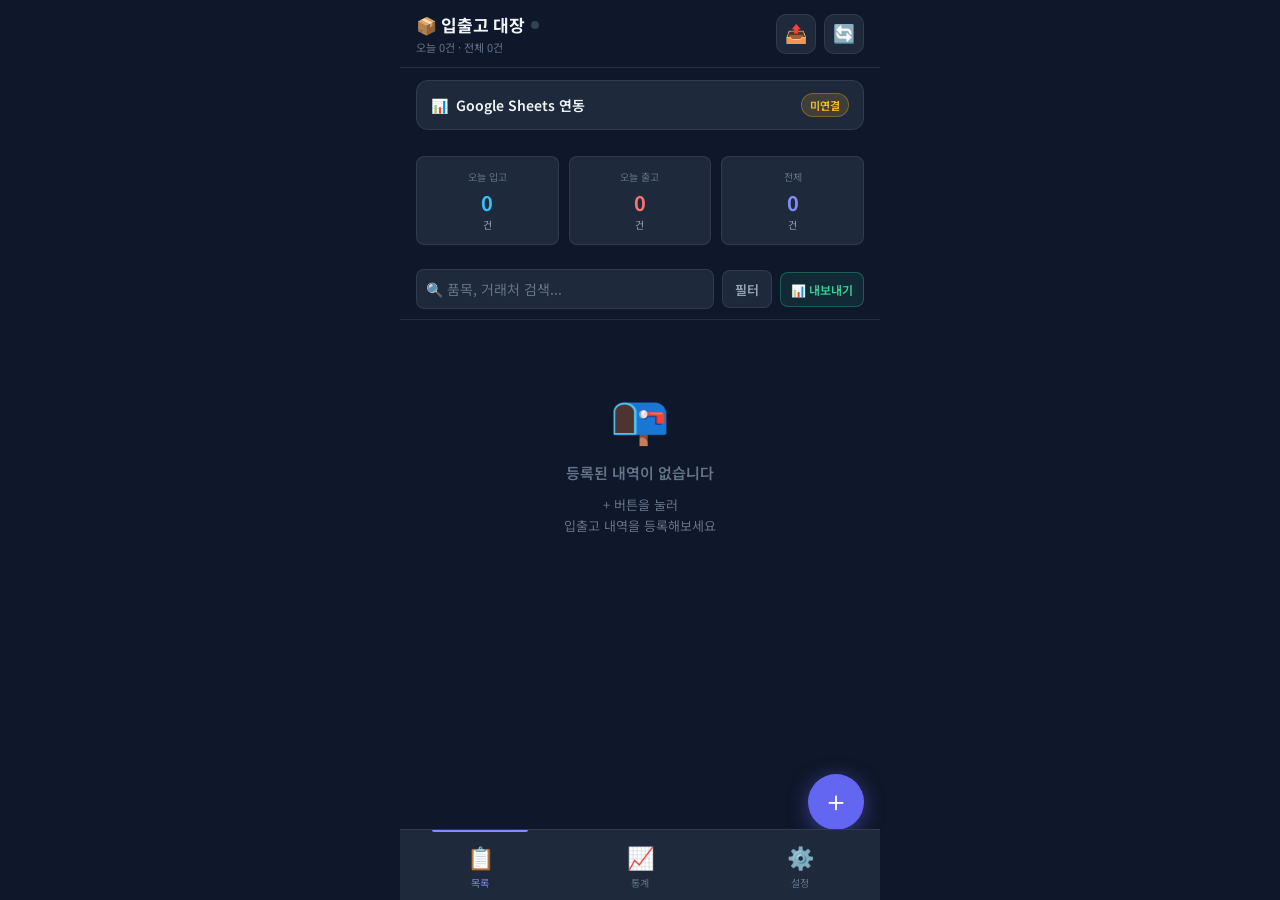
<file: index.html>
<!DOCTYPE html>
<html lang="ko">
<head>
<meta charset="UTF-8">
<meta name="viewport" content="width=device-width, initial-scale=1.0, maximum-scale=1.0, user-scalable=no">
<meta name="theme-color" content="#0F172A">
<meta name="apple-mobile-web-app-capable" content="yes">
<meta name="apple-mobile-web-app-status-bar-style" content="black-translucent">
<title>입출고 대장 v2</title>
<style>
  @import url('https://fonts.googleapis.com/css2?family=Noto+Sans+KR:wght@400;500;600;700&display=swap');
  :root {
    --bg:#0F172A;--bg2:#1E293B;--bg3:#334155;
    --surface:#1E293B;--surface2:#263248;
    --border:rgba(148,163,184,0.15);--border2:rgba(148,163,184,0.25);
    --text:#F1F5F9;--text2:#94A3B8;--text3:#64748B;
    --in-color:#38BDF8;--in-bg:rgba(56,189,248,0.1);--in-border:rgba(56,189,248,0.3);
    --out-color:#F87171;--out-bg:rgba(248,113,113,0.1);--out-border:rgba(248,113,113,0.3);
    --accent:#6366F1;--accent2:#818CF8;--success:#34D399;--warning:#FBBF24;--danger:#F87171;
    --radius:12px;--radius-sm:8px;
  }
  *{box-sizing:border-box;margin:0;padding:0;-webkit-tap-highlight-color:transparent}
  body{font-family:'Noto Sans KR',sans-serif;background:var(--bg);color:var(--text);min-height:100vh;max-width:480px;margin:0 auto;overflow-x:hidden}

  /* 헤더 */
  .app-header{position:sticky;top:0;z-index:100;background:var(--bg);border-bottom:1px solid var(--border);padding:12px 16px;display:flex;align-items:center;justify-content:space-between}
  .header-left{}
  .header-title{font-size:17px;font-weight:700;letter-spacing:-0.3px;display:flex;align-items:center;gap:6px}
  .sync-dot{width:8px;height:8px;border-radius:50%;background:var(--bg3);flex-shrink:0;transition:background 0.3s}
  .sync-dot.synced{background:var(--success)}
  .sync-dot.syncing{background:var(--warning);animation:pulse 1s infinite}
  .sync-dot.error{background:var(--danger)}
  @keyframes pulse{0%,100%{opacity:1}50%{opacity:0.3}}
  .header-sub{font-size:11px;color:var(--text3);margin-top:2px}
  .header-actions{display:flex;gap:8px}
  .icon-btn{width:40px;height:40px;border-radius:10px;border:1px solid var(--border);background:var(--surface);color:var(--text);display:flex;align-items:center;justify-content:center;cursor:pointer;font-size:18px;transition:background 0.15s}
  .icon-btn:active{background:var(--bg3)}

  /* 탭 */
  .tab-bar{position:fixed;bottom:0;left:50%;transform:translateX(-50%);width:100%;max-width:480px;background:var(--bg2);border-top:1px solid var(--border);display:grid;grid-template-columns:1fr 1fr 1fr;z-index:100;padding-bottom:env(safe-area-inset-bottom)}
  .tab-item{display:flex;flex-direction:column;align-items:center;justify-content:center;padding:10px 0;cursor:pointer;color:var(--text3);font-size:10px;gap:3px;transition:color 0.15s;position:relative}
  .tab-item.active{color:var(--accent2)}
  .tab-item.active::before{content:'';position:absolute;top:0;left:20%;right:20%;height:2px;background:var(--accent2);border-radius:0 0 2px 2px}
  .tab-icon{font-size:22px}

  /* 메인 */
  .main-content{padding:0 0 80px 0}
  .screen{display:none}
  .screen.active{display:block}

  /* 요약 */
  .summary-strip{display:grid;grid-template-columns:1fr 1fr 1fr;gap:10px;padding:14px 16px}
  .sum-card{background:var(--surface);border-radius:var(--radius-sm);border:1px solid var(--border);padding:12px 10px;text-align:center}
  .sum-card .label{font-size:10px;color:var(--text3);margin-bottom:4px}
  .sum-card .value{font-size:20px;font-weight:700}
  .sum-card .unit{font-size:10px;color:var(--text2)}
  .sum-in .value{color:var(--in-color)}
  .sum-out .value{color:var(--out-color)}
  .sum-total .value{color:var(--accent2)}

  /* 검색 바 */
  .search-bar{padding:10px 16px;display:flex;gap:8px;align-items:center;border-bottom:1px solid var(--border)}
  .search-input-wrap{flex:1;position:relative;display:flex;align-items:center}
  .search-icon{position:absolute;left:10px;font-size:14px;color:var(--text3);pointer-events:none}
  .search-input{background:var(--surface);border:1px solid var(--border);border-radius:8px;padding:9px 10px 9px 30px;font-family:inherit;font-size:14px;color:var(--text);width:100%}
  .search-input:focus{outline:none;border-color:var(--accent)}
  .search-input::placeholder{color:var(--text3)}
  .filter-btn{height:38px;padding:0 12px;background:var(--surface);border:1px solid var(--border);border-radius:8px;color:var(--text2);font-family:inherit;font-size:13px;font-weight:600;cursor:pointer;white-space:nowrap}
  .filter-btn.active{background:var(--accent);color:white;border-color:var(--accent)}
  .export-btn{display:flex;align-items:center;gap:4px;background:rgba(52,211,153,0.1);border:1px solid rgba(52,211,153,0.3);border-radius:8px;padding:8px 10px;font-family:inherit;font-size:12px;font-weight:600;color:var(--success);cursor:pointer;white-space:nowrap}

  /* 날짜 그룹 */
  .date-label{font-size:11px;font-weight:600;color:var(--text3);padding:8px 16px 4px;letter-spacing:0.5px;text-transform:uppercase}

  /* 거래 행 */
  .tx-item{display:flex;align-items:center;padding:12px 16px;gap:12px;border-bottom:1px solid var(--border);background:var(--bg);cursor:pointer;position:relative;overflow:hidden;transition:background 0.1s;min-height:64px}
  .tx-item:active{background:var(--surface)}
  .tx-badge{width:36px;height:36px;border-radius:10px;display:flex;align-items:center;justify-content:center;font-size:12px;font-weight:700;flex-shrink:0;letter-spacing:0.5px}
  .tx-badge.in{background:var(--in-bg);color:var(--in-color);border:1px solid var(--in-border)}
  .tx-badge.out{background:var(--out-bg);color:var(--out-color);border:1px solid var(--out-border)}
  .tx-info{flex:1;min-width:0}
  .tx-name{font-size:15px;font-weight:600;white-space:nowrap;overflow:hidden;text-overflow:ellipsis}
  .tx-meta{font-size:12px;color:var(--text3);margin-top:2px;display:flex;align-items:center;gap:4px}
  .tx-sync-icon{font-size:10px}
  .tx-amount{text-align:right;flex-shrink:0}
  .tx-qty{font-size:17px;font-weight:700}
  .tx-qty.in{color:var(--in-color)}
  .tx-qty.out{color:var(--out-color)}
  .tx-unit{font-size:11px;color:var(--text3);margin-top:1px}
  .tx-actions{position:absolute;right:0;top:0;bottom:0;display:flex;transform:translateX(100%);transition:transform 0.2s ease}
  .tx-item.swiped .tx-actions{transform:translateX(0)}
  .tx-action-btn{width:64px;display:flex;align-items:center;justify-content:center;font-size:13px;font-weight:600;cursor:pointer;flex-direction:column;gap:3px}
  .tx-action-btn .btn-icon{font-size:20px}
  .tx-edit{background:var(--accent);color:white}
  .tx-delete{background:var(--out-color);color:white}

  /* FAB */
  .fab{position:fixed;bottom:calc(70px + env(safe-area-inset-bottom));right:max(16px, calc(50% - 240px + 16px));width:56px;height:56px;border-radius:50%;background:var(--accent);color:white;border:none;font-size:28px;cursor:pointer;box-shadow:0 4px 20px rgba(99,102,241,0.5);display:flex;align-items:center;justify-content:center;z-index:99;transition:transform 0.1s}
  .fab:active{transform:scale(0.93)}

  /* 모달 */
  .modal-overlay{position:fixed;inset:0;background:rgba(0,0,0,0.7);z-index:200;display:none;align-items:flex-end;justify-content:center}
  .modal-overlay.open{display:flex}
  .modal-sheet{background:var(--bg2);border-radius:20px 20px 0 0;width:100%;max-width:480px;max-height:92vh;overflow-y:auto;padding-bottom:env(safe-area-inset-bottom);animation:slideUp 0.25s ease}
  @keyframes slideUp{from{transform:translateY(100%)}to{transform:translateY(0)}}
  .modal-handle{width:36px;height:4px;background:var(--border2);border-radius:2px;margin:12px auto 0}
  .modal-header{display:flex;align-items:center;justify-content:space-between;padding:16px 20px 12px;border-bottom:1px solid var(--border)}
  .modal-title{font-size:17px;font-weight:700}
  .modal-close{width:32px;height:32px;border-radius:8px;background:var(--bg3);border:none;color:var(--text);font-size:18px;cursor:pointer;display:flex;align-items:center;justify-content:center}

  /* 폼 */
  .form-body{padding:16px 20px;display:flex;flex-direction:column;gap:16px}
  .field-group{display:flex;flex-direction:column;gap:6px}
  .field-label{font-size:12px;font-weight:600;color:var(--text2);letter-spacing:0.3px}
  .field-required{color:var(--out-color);margin-left:2px}
  .type-toggle{display:grid;grid-template-columns:1fr 1fr;background:var(--bg3);border-radius:var(--radius-sm);padding:3px;gap:3px}
  .toggle-btn{padding:10px;border-radius:7px;border:none;font-family:inherit;font-size:15px;font-weight:600;cursor:pointer;transition:all 0.15s;background:transparent;color:var(--text3)}
  .toggle-btn.active-in{background:var(--in-bg);color:var(--in-color);border:1px solid var(--in-border)}
  .toggle-btn.active-out{background:var(--out-bg);color:var(--out-color);border:1px solid var(--out-border)}
  .field-input{background:var(--surface);border:1px solid var(--border);border-radius:var(--radius-sm);padding:12px 14px;font-family:inherit;font-size:15px;color:var(--text);width:100%;transition:border-color 0.15s;-webkit-appearance:none}
  .field-input:focus{outline:none;border-color:var(--accent)}
  .field-input::placeholder{color:var(--text3)}
  textarea.field-input{resize:none;min-height:72px;line-height:1.5}
  .input-row{display:grid;grid-template-columns:2fr 1fr;gap:8px}
  .autocomplete-wrap{position:relative}
  .autocomplete-list{position:absolute;top:100%;left:0;right:0;background:var(--surface2);border:1px solid var(--border2);border-radius:var(--radius-sm);z-index:10;max-height:160px;overflow-y:auto;display:none}
  .autocomplete-list.open{display:block}
  .autocomplete-item{padding:10px 14px;font-size:14px;cursor:pointer;border-bottom:1px solid var(--border)}
  .autocomplete-item:last-child{border-bottom:none}
  .autocomplete-item:active{background:var(--bg3)}
  .btn-submit{background:var(--accent);color:white;border:none;border-radius:var(--radius);padding:15px;font-family:inherit;font-size:16px;font-weight:700;cursor:pointer;width:100%;margin-top:4px;transition:opacity 0.15s,transform 0.1s;letter-spacing:-0.2px}
  .btn-submit:active{opacity:0.85;transform:scale(0.99)}
  .btn-submit:disabled{opacity:0.5;cursor:not-allowed}

  /* Sheets 설정 섹션 */
  .sheets-setup{margin:12px 16px;background:var(--surface);border:1px solid var(--border);border-radius:var(--radius);overflow:hidden}
  .sheets-setup-header{padding:12px 14px;display:flex;align-items:center;justify-content:space-between;cursor:pointer}
  .sheets-setup-title{font-size:14px;font-weight:600;display:flex;align-items:center;gap:8px}
  .sheets-status-badge{font-size:11px;font-weight:600;padding:3px 8px;border-radius:20px}
  .sheets-status-badge.connected{background:rgba(52,211,153,0.15);color:var(--success);border:1px solid rgba(52,211,153,0.3)}
  .sheets-status-badge.disconnected{background:rgba(251,191,36,0.15);color:var(--warning);border:1px solid rgba(251,191,36,0.3)}
  .sheets-setup-body{padding:0 14px 14px;display:flex;flex-direction:column;gap:10px;border-top:1px solid var(--border)}
  .sheets-hint{font-size:12px;color:var(--text3);line-height:1.6;padding:8px 0}
  .sheets-input-label{font-size:11px;font-weight:600;color:var(--text2);margin-bottom:4px}
  .btn-secondary{background:transparent;border:1px solid var(--border2);border-radius:var(--radius-sm);padding:10px;font-family:inherit;font-size:14px;font-weight:600;color:var(--text2);cursor:pointer;width:100%;transition:all 0.15s}
  .btn-secondary:active{background:var(--bg3)}
  .btn-success{background:rgba(52,211,153,0.15);border:1px solid rgba(52,211,153,0.3);border-radius:var(--radius-sm);padding:10px;font-family:inherit;font-size:14px;font-weight:600;color:var(--success);cursor:pointer;width:100%}

  /* 동기화 상태 바 */
  .sync-bar{padding:8px 16px;display:flex;align-items:center;justify-content:space-between;background:rgba(99,102,241,0.05);border-bottom:1px solid var(--border)}
  .sync-info{font-size:12px;color:var(--text3);display:flex;align-items:center;gap:6px}
  .sync-now-btn{font-size:12px;font-weight:600;color:var(--accent2);background:none;border:none;cursor:pointer;font-family:inherit;padding:4px 8px;border-radius:6px}
  .sync-now-btn:active{background:var(--surface)}

  /* 오프라인 배너 */
  .offline-banner{display:none;background:rgba(251,191,36,0.1);border-bottom:1px solid rgba(251,191,36,0.25);padding:8px 16px;font-size:12px;color:var(--warning);text-align:center;align-items:center;justify-content:center;gap:6px}
  .offline-banner.show{display:flex}

  /* 임시저장 배지 */
  .draft-badge{display:none;background:rgba(251,191,36,0.1);border:1px solid rgba(251,191,36,0.25);border-radius:6px;padding:8px 14px;margin:10px 16px;font-size:12px;color:var(--warning);align-items:center;justify-content:space-between}
  .draft-badge.show{display:flex}
  .draft-restore{font-size:12px;font-weight:700;color:var(--warning);cursor:pointer}

  /* 미동기 배지 */
  .unsync-badge{display:none;background:rgba(99,102,241,0.1);border:1px solid rgba(99,102,241,0.25);border-radius:6px;padding:8px 14px;margin:4px 16px 10px;font-size:12px;color:var(--accent2);align-items:center;justify-content:space-between}
  .unsync-badge.show{display:flex}
  .unsync-push{font-size:12px;font-weight:700;color:var(--accent2);cursor:pointer}

  /* 통계 */
  .stats-section{padding:16px}
  .stats-title{font-size:13px;font-weight:600;color:var(--text2);margin-bottom:10px}
  .chart-bar-wrap{display:flex;flex-direction:column;gap:8px}
  .chart-row{display:flex;align-items:center;gap:8px}
  .chart-label{font-size:12px;color:var(--text2);width:72px;flex-shrink:0;text-align:right}
  .chart-track{flex:1;background:var(--bg3);border-radius:4px;height:22px;overflow:hidden}
  .chart-fill{height:100%;border-radius:4px;display:flex;align-items:center;padding:0 8px}
  .chart-fill.in{background:var(--in-bg);border:1px solid var(--in-border)}
  .chart-fill.out{background:var(--out-bg);border:1px solid var(--out-border)}
  .chart-val{font-size:11px;font-weight:700}
  .chart-val.in{color:var(--in-color)}
  .chart-val.out{color:var(--out-color)}

  /* 설정 */
  .settings-list{padding:0 16px 16px}
  .settings-group-label{font-size:11px;font-weight:700;color:var(--text3);letter-spacing:0.8px;text-transform:uppercase;padding:16px 0 8px}
  .settings-item{display:flex;align-items:center;justify-content:space-between;padding:14px 0;border-bottom:1px solid var(--border);cursor:pointer}
  .settings-item:last-child{border-bottom:none}
  .settings-item-left{display:flex;align-items:center;gap:12px}
  .settings-icon{font-size:20px;width:28px;text-align:center}
  .settings-label{font-size:15px}
  .settings-value{font-size:13px;color:var(--text3)}
  .settings-value.ok{color:var(--success)}

  /* 필터 */
  .filter-chips{display:flex;flex-wrap:wrap;gap:8px}
  .chip{padding:8px 14px;border-radius:20px;background:var(--surface);border:1px solid var(--border);font-size:13px;font-weight:600;color:var(--text2);cursor:pointer}
  .chip.active{background:var(--accent);color:white;border-color:var(--accent)}

  /* 빈 상태 */
  .empty-state{display:flex;flex-direction:column;align-items:center;justify-content:center;padding:60px 20px;gap:12px;color:var(--text3)}
  .empty-icon{font-size:48px}
  .empty-text{font-size:15px;font-weight:600}
  .empty-sub{font-size:13px;text-align:center;line-height:1.6}

  /* 토스트 */
  .toast{position:fixed;bottom:calc(80px + env(safe-area-inset-bottom));left:50%;transform:translateX(-50%) translateY(20px);background:var(--bg3);border:1px solid var(--border2);border-radius:10px;padding:10px 20px;font-size:13px;font-weight:600;white-space:nowrap;opacity:0;transition:all 0.25s ease;z-index:300;pointer-events:none;max-width:90vw;text-align:center}
  .toast.show{opacity:1;transform:translateX(-50%) translateY(0)}

  /* 로딩 스피너 */
  .spinner{display:inline-block;width:16px;height:16px;border:2px solid var(--border2);border-top-color:var(--accent2);border-radius:50%;animation:spin 0.7s linear infinite;vertical-align:middle}
  @keyframes spin{to{transform:rotate(360deg)}}

  /* 설정 가이드 모달 */
  .guide-step{display:flex;gap:12px;padding:10px 0;border-bottom:1px solid var(--border)}
  .guide-step:last-child{border-bottom:none}
  .guide-num{width:24px;height:24px;border-radius:50%;background:var(--accent);color:white;font-size:12px;font-weight:700;display:flex;align-items:center;justify-content:center;flex-shrink:0;margin-top:1px}
  .guide-text{font-size:13px;color:var(--text2);line-height:1.6}
  .guide-code{background:var(--bg3);border-radius:4px;padding:2px 6px;font-size:12px;font-family:monospace;color:var(--accent2)}
</style>
</head>
<body>

<div class="offline-banner" id="offlineBanner">⚡ 오프라인 — 데이터는 기기에 임시저장됩니다</div>

<!-- 헤더 -->
<div class="app-header">
  <div class="header-left">
    <div class="header-title">
      📦 입출고 대장
      <div class="sync-dot" id="syncDot" title="동기화 상태"></div>
    </div>
    <div class="header-sub" id="headerSub">오늘 0건 · 전체 0건</div>
  </div>
  <div class="header-actions">
    <button class="icon-btn" onclick="exportCSV()" title="CSV 내보내기">📤</button>
    <button class="icon-btn" onclick="manualSync()" title="Sheets 동기화">🔄</button>
  </div>
</div>

<!-- 메인 -->
<div class="main-content">

  <!-- ── 목록 화면 ── -->
  <div class="screen active" id="screen-list">

    <!-- Sheets 연동 설정 패널 -->
    <div class="sheets-setup" id="sheetsSetup">
      <div class="sheets-setup-header" onclick="toggleSheetsPanel()">
        <div class="sheets-setup-title">
          <span>📊</span>
          <span>Google Sheets 연동</span>
        </div>
        <span class="sheets-status-badge disconnected" id="sheetsBadge">미연결</span>
      </div>
      <div class="sheets-setup-body" id="sheetsPanelBody" style="display:none">
        <div class="sheets-hint">
          Apps Script 웹 앱 URL을 입력하면 저장 즉시 Google Sheets에 자동 기록됩니다.<br>
          <span style="color:var(--accent2);cursor:pointer;text-decoration:underline" onclick="openGuide()">📖 설정 방법 보기</span>
        </div>
        <div>
          <div class="sheets-input-label">Apps Script 웹 앱 URL</div>
          <input class="field-input" type="url" id="scriptUrl" placeholder="https://script.google.com/macros/s/..." style="font-size:13px">
        </div>
        <div>
          <div class="sheets-input-label">시트명 (기본값: 입출고대장)</div>
          <input class="field-input" type="text" id="sheetName" placeholder="입출고대장" value="입출고대장" style="font-size:13px">
        </div>
        <button class="btn-success" onclick="saveScriptUrl()">✅ 연결 저장</button>
        <button class="btn-secondary" onclick="testConnection()">🔌 연결 테스트</button>
      </div>
    </div>

    <!-- 동기화 상태 바 -->
    <div class="sync-bar" id="syncBar" style="display:none">
      <div class="sync-info" id="syncInfo">
        <span id="syncStatusText">Sheets 연결됨</span>
      </div>
      <button class="sync-now-btn" onclick="manualSync()">지금 동기화 ↑</button>
    </div>

    <!-- 요약 -->
    <div class="summary-strip">
      <div class="sum-card sum-in"><div class="label">오늘 입고</div><div class="value" id="sumIn">0</div><div class="unit">건</div></div>
      <div class="sum-card sum-out"><div class="label">오늘 출고</div><div class="value" id="sumOut">0</div><div class="unit">건</div></div>
      <div class="sum-card sum-total"><div class="label">전체</div><div class="value" id="sumTotal">0</div><div class="unit">건</div></div>
    </div>

    <!-- 검색 -->
    <div class="search-bar">
      <div class="search-input-wrap">
        <span class="search-icon">🔍</span>
        <input class="search-input" id="searchInput" type="text" placeholder="품목, 거래처 검색..." oninput="filterList()">
      </div>
      <button class="filter-btn" id="filterBtn" onclick="openFilterModal()">필터</button>
      <button class="export-btn" onclick="exportCSV()">📊 내보내기</button>
    </div>

    <!-- 임시저장 배지 -->
    <div class="draft-badge" id="draftBadge">
      <span>⏳ 저장되지 않은 임시 데이터</span>
      <span class="draft-restore" onclick="restoreDraft()">복원</span>
    </div>

    <!-- 미동기 배지 -->
    <div class="unsync-badge" id="unsyncBadge">
      <span id="unsyncText">📤 동기화 대기 항목이 있습니다</span>
      <span class="unsync-push" onclick="manualSync()">Sheets에 전송 ↑</span>
    </div>

    <!-- 목록 -->
    <div id="txList"></div>
  </div>

  <!-- ── 통계 화면 ── -->
  <div class="screen" id="screen-stats">
    <div class="stats-section">
      <div class="stats-title">이번 달 품목별 현황</div>
      <div class="chart-bar-wrap" id="statsChart"></div>
    </div>
    <div class="stats-section">
      <div class="stats-title">주간 입출고 추이 (최근 7일)</div>
      <div class="chart-bar-wrap" id="weekChart"></div>
    </div>
  </div>

  <!-- ── 설정 화면 ── -->
  <div class="screen" id="screen-settings">
    <div class="settings-list">
      <div class="settings-group-label">담당자</div>
      <div class="settings-item" onclick="editUser()">
        <div class="settings-item-left"><span class="settings-icon">👤</span><span class="settings-label">담당자명</span></div>
        <div class="settings-value" id="settingUserName">설정 안됨</div>
      </div>
      <div class="settings-group-label">Google Sheets 연동</div>
      <div class="settings-item" onclick="switchTab('list');setTimeout(()=>{ document.getElementById('sheetsPanelBody').style.display='flex'; },100)">
        <div class="settings-item-left"><span class="settings-icon">📊</span><span class="settings-label">Apps Script URL</span></div>
        <div class="settings-value" id="settingSheets">미설정</div>
      </div>
      <div class="settings-item" onclick="testConnection()">
        <div class="settings-item-left"><span class="settings-icon">🔌</span><span class="settings-label">연결 테스트</span></div>
        <div class="settings-value" id="settingConnStatus">—</div>
      </div>
      <div class="settings-item" onclick="openGuide()">
        <div class="settings-item-left"><span class="settings-icon">📖</span><span class="settings-label">설정 가이드 보기</span></div>
        <div class="settings-value">›</div>
      </div>
      <div class="settings-group-label">데이터</div>
      <div class="settings-item" onclick="pushAllToSheets()">
        <div class="settings-item-left"><span class="settings-icon">☁️</span><span class="settings-label">전체 데이터 Sheets 전송</span></div>
        <div class="settings-value">›</div>
      </div>
      <div class="settings-item" onclick="loadSampleData()">
        <div class="settings-item-left"><span class="settings-icon">🎲</span><span class="settings-label">샘플 데이터 불러오기</span></div>
        <div class="settings-value">›</div>
      </div>
      <div class="settings-item" onclick="clearAllData()">
        <div class="settings-item-left"><span class="settings-icon">🗑️</span><span class="settings-label">전체 데이터 초기화</span></div>
        <div class="settings-value">›</div>
      </div>
      <div class="settings-group-label">앱 정보</div>
      <div class="settings-item">
        <div class="settings-item-left"><span class="settings-icon">ℹ️</span><span class="settings-label">버전</span></div>
        <div class="settings-value">v2.0 (Sheets 연동)</div>
      </div>
    </div>
  </div>

</div>

<!-- FAB -->
<button class="fab" id="fab" onclick="openForm()">＋</button>

<!-- 탭 -->
<div class="tab-bar">
  <div class="tab-item active" id="tab-list" onclick="switchTab('list')"><span class="tab-icon">📋</span><span>목록</span></div>
  <div class="tab-item" id="tab-stats" onclick="switchTab('stats')"><span class="tab-icon">📈</span><span>통계</span></div>
  <div class="tab-item" id="tab-settings" onclick="switchTab('settings')"><span class="tab-icon">⚙️</span><span>설정</span></div>
</div>

<!-- ── 폼 모달 ── -->
<div class="modal-overlay" id="formModal">
  <div class="modal-sheet">
    <div class="modal-handle"></div>
    <div class="modal-header">
      <div class="modal-title" id="formTitle">새 입출고 등록</div>
      <button class="modal-close" onclick="closeForm()">✕</button>
    </div>
    <div class="form-body">
      <div class="field-group">
        <div class="field-label">구분 <span class="field-required">*</span></div>
        <div class="type-toggle">
          <button class="toggle-btn active-in" id="btnIn" onclick="setType('in')">📥 입고</button>
          <button class="toggle-btn" id="btnOut" onclick="setType('out')">📤 출고</button>
        </div>
      </div>
      <div class="field-group">
        <div class="field-label">날짜/시간 <span class="field-required">*</span></div>
        <input class="field-input" type="datetime-local" id="fDate">
      </div>
      <div class="field-group">
        <div class="field-label">품목명 <span class="field-required">*</span></div>
        <div class="autocomplete-wrap">
          <input class="field-input" type="text" id="fItem" placeholder="품목명 입력..." autocomplete="off" oninput="handleItemInput()" onblur="hideAuto()" onfocus="handleItemInput()">
          <div class="autocomplete-list" id="autoList"></div>
        </div>
      </div>
      <div class="field-group">
        <div class="field-label">수량 / 단위 <span class="field-required">*</span></div>
        <div class="input-row">
          <input class="field-input" type="number" id="fQty" placeholder="0" inputmode="numeric" min="0">
          <select class="field-input" id="fUnit">
            <option>개</option><option>EA</option><option>BOX</option>
            <option>kg</option><option>L</option><option>m</option>
            <option>SET</option><option>PCS</option>
          </select>
        </div>
      </div>
      <div class="field-group">
        <div class="field-label">거래처명</div>
        <div class="autocomplete-wrap">
          <input class="field-input" type="text" id="fVendor" placeholder="거래처명 입력..." autocomplete="off" oninput="handleVendorInput()" onblur="hideVendorAuto()" onfocus="handleVendorInput()">
          <div class="autocomplete-list" id="vendorAutoList"></div>
        </div>
      </div>
      <div class="field-group">
        <div class="field-label">담당자</div>
        <input class="field-input" type="text" id="fManager" placeholder="담당자명">
      </div>
      <div class="field-group">
        <div class="field-label">비고</div>
        <textarea class="field-input" id="fNote" placeholder="선택 입력..." rows="3"></textarea>
      </div>
      <button class="btn-submit" id="submitBtn" onclick="submitForm()">💾 저장 및 Sheets 전송</button>
    </div>
  </div>
</div>

<!-- ── 필터 모달 ── -->
<div class="modal-overlay" id="filterModal">
  <div class="modal-sheet">
    <div class="modal-handle"></div>
    <div class="modal-header">
      <div class="modal-title">필터</div>
      <button class="modal-close" onclick="closeFilterModal()">✕</button>
    </div>
    <div class="form-body">
      <div class="field-group">
        <div class="field-label">구분</div>
        <div class="filter-chips" id="typeChips">
          <div class="chip active" onclick="setTypeFilter('all',this)">전체</div>
          <div class="chip" onclick="setTypeFilter('in',this)">📥 입고</div>
          <div class="chip" onclick="setTypeFilter('out',this)">📤 출고</div>
        </div>
      </div>
      <div class="field-group">
        <div class="field-label">날짜 범위</div>
        <div class="input-row">
          <input class="field-input" type="date" id="filterDateFrom">
          <input class="field-input" type="date" id="filterDateTo">
        </div>
      </div>
      <button class="btn-submit" onclick="applyFilter()">필터 적용</button>
    </div>
  </div>
</div>

<!-- ── 설정 가이드 모달 ── -->
<div class="modal-overlay" id="guideModal">
  <div class="modal-sheet">
    <div class="modal-handle"></div>
    <div class="modal-header">
      <div class="modal-title">📖 Google Sheets 설정 가이드</div>
      <button class="modal-close" onclick="closeGuide()">✕</button>
    </div>
    <div class="form-body">
      <div style="font-size:13px;color:var(--text2);line-height:1.7;margin-bottom:4px">
        아래 순서대로 따라하면 5분 안에 연동됩니다.
      </div>

      <div class="guide-step">
        <div class="guide-num">1</div>
        <div class="guide-text"><b style="color:var(--text)">Google Sheets</b> 를 새로 만들고, 첫 번째 시트 이름을 <span class="guide-code">입출고대장</span> 으로 변경합니다.</div>
      </div>
      <div class="guide-step">
        <div class="guide-num">2</div>
        <div class="guide-text">1행에 헤더를 입력합니다:<br>
          <span class="guide-code">ID</span> <span class="guide-code">날짜</span> <span class="guide-code">구분</span> <span class="guide-code">품목</span> <span class="guide-code">수량</span> <span class="guide-code">단위</span> <span class="guide-code">거래처</span> <span class="guide-code">담당자</span> <span class="guide-code">비고</span>
        </div>
      </div>
      <div class="guide-step">
        <div class="guide-num">3</div>
        <div class="guide-text">상단 메뉴 <b style="color:var(--text)">확장 프로그램 → Apps Script</b> 를 클릭합니다.</div>
      </div>
      <div class="guide-step">
        <div class="guide-num">4</div>
        <div class="guide-text">아래 코드를 붙여넣고 저장(💾)합니다.<br>
          <button class="btn-secondary" style="margin-top:8px" onclick="copyScriptCode()">📋 Apps Script 코드 복사</button>
        </div>
      </div>
      <div class="guide-step">
        <div class="guide-num">5</div>
        <div class="guide-text"><b style="color:var(--text)">배포 → 새 배포</b> → 유형: <span class="guide-code">웹 앱</span> → 액세스: <span class="guide-code">모든 사용자</span> → 배포</div>
      </div>
      <div class="guide-step">
        <div class="guide-num">6</div>
        <div class="guide-text">생성된 <b style="color:var(--text)">웹 앱 URL</b> 을 복사해서 이 앱의 Sheets 연동 URL 칸에 붙여넣고 저장합니다.</div>
      </div>
      <div class="guide-step">
        <div class="guide-num">7</div>
        <div class="guide-text"><b style="color:var(--text)">연결 테스트</b> 버튼으로 확인 후 완료!</div>
      </div>

      <button class="btn-submit" onclick="closeGuide()">확인</button>
    </div>
  </div>
</div>

<!-- 토스트 -->
<div class="toast" id="toast"></div>

<script>
// ═══════════════════════════
//  APPS SCRIPT 코드 (복사용)
// ═══════════════════════════
const APPS_SCRIPT_CODE = `function doPost(e) {
  try {
    var data = JSON.parse(e.postData.contents);
    var ss = SpreadsheetApp.getActiveSpreadsheet();
    var sheetName = data.sheetName || '입출고대장';
    var sheet = ss.getSheetByName(sheetName);
    if (!sheet) sheet = ss.insertSheet(sheetName);
    
    if (data.action === 'append') {
      sheet.appendRow([
        data.id, data.date, data.type === 'in' ? '입고' : '출고',
        data.item, data.qty, data.unit,
        data.vendor || '', data.manager || '', data.note || ''
      ]);
      return ContentService.createTextOutput(JSON.stringify({status:'ok'}))
        .setMimeType(ContentService.MimeType.JSON);
    }
    
    if (data.action === 'appendBatch') {
      data.rows.forEach(function(r) {
        sheet.appendRow([
          r.id, r.date, r.type === 'in' ? '입고' : '출고',
          r.item, r.qty, r.unit,
          r.vendor || '', r.manager || '', r.note || ''
        ]);
      });
      return ContentService.createTextOutput(JSON.stringify({status:'ok', count: data.rows.length}))
        .setMimeType(ContentService.MimeType.JSON);
    }
    
    if (data.action === 'delete') {
      var values = sheet.getDataRange().getValues();
      for (var i = values.length - 1; i >= 1; i--) {
        if (String(values[i][0]) === String(data.id)) {
          sheet.deleteRow(i + 1);
          break;
        }
      }
      return ContentService.createTextOutput(JSON.stringify({status:'ok'}))
        .setMimeType(ContentService.MimeType.JSON);
    }
    
    if (data.action === 'ping') {
      return ContentService.createTextOutput(JSON.stringify({status:'ok', message:'연결 성공!'}))
        .setMimeType(ContentService.MimeType.JSON);
    }
    
  } catch(err) {
    return ContentService.createTextOutput(JSON.stringify({status:'error', message: err.toString()}))
      .setMimeType(ContentService.MimeType.JSON);
  }
}

function doGet(e) {
  return ContentService.createTextOutput(JSON.stringify({status:'ok', message:'입출고대장 API 정상'}))
    .setMimeType(ContentService.MimeType.JSON);
}`;

// ═══════════════════════════
//  STATE
// ═══════════════════════════
let transactions = JSON.parse(localStorage.getItem('txData_v2') || '[]');
let pendingSync = JSON.parse(localStorage.getItem('pendingSync') || '[]'); // 미동기 항목 ID
let draftData = JSON.parse(localStorage.getItem('txDraft') || 'null');
let editingId = null;
let currentType = 'in';
let filterType = 'all';
let filterFrom = '';
let filterTo = '';
let isSyncing = false;

const ITEM_HINTS = ['SUS304 파이프','AL6061 판재','볼트M10','너트M10','오링','씰링 테이프','드릴비트 10mm','PVC 호스','용접 와이어','절삭유'];
const VENDOR_HINTS = ['삼성물산','현대스틸','LG화학','포스코','두산중공업','한화케미칼','SK머티리얼즈'];

// ═══════════════════════════
//  SHEETS CONFIG
// ═══════════════════════════
function getScriptUrl() { return localStorage.getItem('scriptUrl') || ''; }
function getSheetName() { return localStorage.getItem('sheetName') || '입출고대장'; }
function isConnected() { return !!getScriptUrl(); }

function saveScriptUrl() {
  const url = document.getElementById('scriptUrl').value.trim();
  const name = document.getElementById('sheetName').value.trim() || '입출고대장';
  if (!url) { showToast('⚠️ URL을 입력해주세요'); return; }
  localStorage.setItem('scriptUrl', url);
  localStorage.setItem('sheetName', name);
  updateSheetsUI();
  showToast('✅ 저장 완료 — 연결 테스트를 해보세요');
}

function toggleSheetsPanel() {
  const body = document.getElementById('sheetsPanelBody');
  body.style.display = body.style.display === 'none' ? 'flex' : 'none';
  body.style.flexDirection = 'column';
  if (body.style.display !== 'none') {
    document.getElementById('scriptUrl').value = getScriptUrl();
    document.getElementById('sheetName').value = getSheetName();
  }
}

function updateSheetsUI() {
  const connected = isConnected();
  const badge = document.getElementById('sheetsBadge');
  badge.textContent = connected ? '연결됨' : '미연결';
  badge.className = 'sheets-status-badge ' + (connected ? 'connected' : 'disconnected');
  document.getElementById('syncBar').style.display = connected ? 'flex' : 'none';
  document.getElementById('settingSheets').textContent = connected ? '설정됨 ✓' : '미설정';
  document.getElementById('settingSheets').style.color = connected ? 'var(--success)' : '';
  setSyncDot(connected ? 'synced' : 'off');
  updateUnsyncBadge();
}

function setSyncDot(state) {
  const dot = document.getElementById('syncDot');
  dot.className = 'sync-dot ' + (state === 'off' ? '' : state);
}

// ═══════════════════════════
//  SHEETS API
// ═══════════════════════════
async function postToSheets(payload) {
  const url = getScriptUrl();
  if (!url) return { status: 'error', message: 'URL 미설정' };
  try {
    const res = await fetch(url, {
      method: 'POST',
      headers: { 'Content-Type': 'text/plain' },
      body: JSON.stringify({ ...payload, sheetName: getSheetName() })
    });
    return await res.json();
  } catch (e) {
    return { status: 'error', message: e.message };
  }
}

async function testConnection() {
  if (!isConnected()) { showToast('⚠️ 먼저 URL을 저장해주세요'); return; }
  showToast('🔌 연결 테스트 중...');
  setSyncDot('syncing');
  const r = await postToSheets({ action: 'ping' });
  if (r.status === 'ok') {
    showToast('✅ ' + (r.message || '연결 성공!'));
    setSyncDot('synced');
    document.getElementById('settingConnStatus').textContent = '연결됨 ✓';
    document.getElementById('settingConnStatus').style.color = 'var(--success)';
  } else {
    showToast('❌ 연결 실패: ' + r.message);
    setSyncDot('error');
    document.getElementById('settingConnStatus').textContent = '오류';
    document.getElementById('settingConnStatus').style.color = 'var(--danger)';
  }
}

async function syncRow(tx) {
  return postToSheets({ action: 'append', ...tx });
}

async function manualSync() {
  if (!isConnected()) { showToast('⚠️ Sheets URL을 먼저 설정해주세요'); return; }
  if (isSyncing) return;
  const pending = transactions.filter(tx => pendingSync.includes(tx.id));
  if (!pending.length) { showToast('✅ 동기화할 항목이 없습니다'); return; }
  isSyncing = true;
  setSyncDot('syncing');
  document.getElementById('syncStatusText').innerHTML = '<span class="spinner"></span> 동기화 중...';
  const r = await postToSheets({ action: 'appendBatch', rows: pending });
  isSyncing = false;
  if (r.status === 'ok') {
    pendingSync = pendingSync.filter(id => !pending.find(tx => tx.id === id));
    savePending();
    setSyncDot('synced');
    document.getElementById('syncStatusText').textContent = `마지막 동기화: ${new Date().toLocaleTimeString('ko-KR')}`;
    updateUnsyncBadge();
    showToast(`✅ ${r.count || pending.length}건 Sheets 전송 완료`);
  } else {
    setSyncDot('error');
    showToast('❌ 동기화 실패: ' + r.message);
  }
}

async function pushAllToSheets() {
  if (!isConnected()) { showToast('⚠️ Sheets URL을 먼저 설정해주세요'); return; }
  if (!transactions.length) { showToast('전송할 데이터가 없습니다'); return; }
  if (!confirm(`전체 ${transactions.length}건을 Sheets에 전송하시겠습니까?`)) return;
  isSyncing = true;
  setSyncDot('syncing');
  showToast(`☁️ ${transactions.length}건 전송 중...`);
  const r = await postToSheets({ action: 'appendBatch', rows: transactions });
  isSyncing = false;
  if (r.status === 'ok') {
    pendingSync = [];
    savePending();
    setSyncDot('synced');
    updateUnsyncBadge();
    showToast(`✅ 전체 ${transactions.length}건 전송 완료`);
  } else {
    setSyncDot('error');
    showToast('❌ 전송 실패: ' + r.message);
  }
}

function updateUnsyncBadge() {
  const badge = document.getElementById('unsyncBadge');
  const n = pendingSync.length;
  if (n > 0 && isConnected()) {
    badge.classList.add('show');
    document.getElementById('unsyncText').textContent = `📤 미전송 ${n}건 — Sheets에 보내기`;
  } else {
    badge.classList.remove('show');
  }
}

// ═══════════════════════════
//  INIT
// ═══════════════════════════
function init() {
  const userName = localStorage.getItem('userName') || '';
  if (userName) {
    document.getElementById('fManager').value = userName;
    document.getElementById('settingUserName').textContent = userName;
  }
  setNowDate();
  if (draftData) document.getElementById('draftBadge').classList.add('show');
  window.addEventListener('online', () => { document.getElementById('offlineBanner').classList.remove('show'); showToast('✅ 온라인 상태로 전환됐습니다'); if (pendingSync.length) manualSync(); });
  window.addEventListener('offline', () => document.getElementById('offlineBanner').classList.add('show'));
  if (!navigator.onLine) document.getElementById('offlineBanner').classList.add('show');
  updateSheetsUI();
  renderList();
  updateSummary();
  renderStats();
}

function setNowDate() {
  const now = new Date();
  const pad = n => String(n).padStart(2,'0');
  document.getElementById('fDate').value = `${now.getFullYear()}-${pad(now.getMonth()+1)}-${pad(now.getDate())}T${pad(now.getHours())}:${pad(now.getMinutes())}`;
}

// ═══════════════════════════
//  TAB
// ═══════════════════════════
function switchTab(tab) {
  document.querySelectorAll('.screen').forEach(s=>s.classList.remove('active'));
  document.querySelectorAll('.tab-item').forEach(t=>t.classList.remove('active'));
  document.getElementById('screen-'+tab).classList.add('active');
  document.getElementById('tab-'+tab).classList.add('active');
  document.getElementById('fab').style.display = tab==='list'?'flex':'none';
  const titles = {list:'📦 입출고 대장',stats:'📈 통계',settings:'⚙️ 설정'};
  document.querySelector('.header-title').childNodes[0].textContent = titles[tab]+' ';
}

// ═══════════════════════════
//  FORM
// ═══════════════════════════
function openForm(id=null) {
  editingId = id;
  document.getElementById('formModal').classList.add('open');
  const label = isConnected() ? '💾 저장 및 Sheets 전송' : '💾 저장하기';
  document.getElementById('submitBtn').textContent = label;
  if (id) {
    const tx = transactions.find(t=>t.id===id);
    if (!tx) return;
    document.getElementById('formTitle').textContent = '입출고 수정';
    setType(tx.type); setNowDate();
    document.getElementById('fDate').value = tx.date;
    document.getElementById('fItem').value = tx.item;
    document.getElementById('fQty').value = tx.qty;
    document.getElementById('fUnit').value = tx.unit;
    document.getElementById('fVendor').value = tx.vendor||'';
    document.getElementById('fManager').value = tx.manager||'';
    document.getElementById('fNote').value = tx.note||'';
  } else {
    document.getElementById('formTitle').textContent = '새 입출고 등록';
    setType('in'); setNowDate();
    ['fItem','fQty','fVendor','fNote'].forEach(id=>document.getElementById(id).value='');
    document.getElementById('fUnit').value='개';
    document.getElementById('fManager').value = localStorage.getItem('userName')||'';
  }
}

function closeForm() { document.getElementById('formModal').classList.remove('open'); closeSwiped(); }

function setType(type) {
  currentType = type;
  document.getElementById('btnIn').className = 'toggle-btn'+(type==='in'?' active-in':'');
  document.getElementById('btnOut').className = 'toggle-btn'+(type==='out'?' active-out':'');
}

async function submitForm() {
  const date=document.getElementById('fDate').value;
  const item=document.getElementById('fItem').value.trim();
  const qty=parseFloat(document.getElementById('fQty').value);
  const unit=document.getElementById('fUnit').value;
  const vendor=document.getElementById('fVendor').value.trim();
  const manager=document.getElementById('fManager').value.trim();
  const note=document.getElementById('fNote').value.trim();

  if(!date||!item||!qty||qty<=0){showToast('⚠️ 날짜, 품목명, 수량은 필수 입력 항목입니다');return;}

  if(!ITEM_HINTS.includes(item)) ITEM_HINTS.push(item);
  if(vendor&&!VENDOR_HINTS.includes(vendor)) VENDOR_HINTS.push(vendor);

  if(!navigator.onLine){
    localStorage.setItem('txDraft', JSON.stringify({date,type:currentType,item,qty,unit,vendor,manager,note}));
    draftData={date,type:currentType,item,qty,unit,vendor,manager,note};
    document.getElementById('draftBadge').classList.add('show');
    showToast('⏳ 오프라인 임시저장 완료');
    closeForm(); return;
  }

  const btn = document.getElementById('submitBtn');
  btn.disabled = true; btn.textContent = '저장 중...';

  const tx = {id: editingId || Date.now().toString(), date, type:currentType, item, qty, unit, vendor, manager, note};

  if(editingId){
    const idx = transactions.findIndex(t=>t.id===editingId);
    if(idx>=0) transactions[idx]=tx;
    showToast('✅ 수정 완료');
  } else {
    transactions.push(tx);
    pendingSync.push(tx.id);
    savePending();
  }

  save();

  // 즉시 Sheets 전송
  if(isConnected()){
    setSyncDot('syncing');
    const r = await syncRow(tx);
    if(r.status==='ok'){
      pendingSync = pendingSync.filter(id=>id!==tx.id);
      savePending();
      setSyncDot('synced');
      showToast('✅ 저장 + Sheets 전송 완료');
    } else {
      setSyncDot('error');
      showToast('💾 저장됨 (Sheets 전송 실패 — 나중에 재시도)');
    }
  } else {
    showToast('💾 저장 완료');
  }

  btn.disabled=false;
  closeForm();
  renderList();
  updateSummary();
  renderStats();
  updateUnsyncBadge();
}

// ═══════════════════════════
//  LIST
// ═══════════════════════════
function getFiltered(){
  const q=document.getElementById('searchInput').value.trim().toLowerCase();
  return transactions.filter(tx=>{
    if(filterType!=='all'&&tx.type!==filterType)return false;
    if(filterFrom&&tx.date<filterFrom)return false;
    if(filterTo&&tx.date>filterTo+'T23:59')return false;
    if(q&&!tx.item.toLowerCase().includes(q)&&!(tx.vendor||'').toLowerCase().includes(q))return false;
    return true;
  }).sort((a,b)=>b.date.localeCompare(a.date));
}

function renderList(){
  const list=getFiltered();
  const container=document.getElementById('txList');
  if(!list.length){
    container.innerHTML=`<div class="empty-state"><div class="empty-icon">📭</div><div class="empty-text">등록된 내역이 없습니다</div><div class="empty-sub">+ 버튼을 눌러<br>입출고 내역을 등록해보세요</div></div>`;
    return;
  }
  const groups={};
  list.forEach(tx=>{const d=tx.date.split('T')[0];if(!groups[d])groups[d]=[];groups[d].push(tx);});
  const today=new Date().toISOString().split('T')[0];
  const yesterday=new Date(Date.now()-86400000).toISOString().split('T')[0];
  let html='';
  Object.keys(groups).sort((a,b)=>b.localeCompare(a)).forEach(date=>{
    let label=date;
    if(date===today)label='오늘';
    else if(date===yesterday)label='어제';
    else{const d=new Date(date);label=`${d.getMonth()+1}월 ${d.getDate()}일`;}
    html+=`<div class="date-group"><div class="date-label">${label}</div>`;
    groups[date].forEach(tx=>{
      const isPending=pendingSync.includes(tx.id);
      const syncIcon=isPending?'<span class="tx-sync-icon" title="미전송">🔴</span>':isConnected()?'<span class="tx-sync-icon">🟢</span>':'';
      html+=`<div class="tx-item" id="tx-${tx.id}" onclick="handleTxClick('${tx.id}')">
        <div class="tx-badge ${tx.type}">${tx.type==='in'?'입고':'출고'}</div>
        <div class="tx-info">
          <div class="tx-name">${esc(tx.item)}</div>
          <div class="tx-meta">${tx.vendor?esc(tx.vendor)+' · ':''}${tx.manager?esc(tx.manager):''}${syncIcon} ${(tx.date.split('T')[1]||'').slice(0,5)}</div>
        </div>
        <div class="tx-amount">
          <div class="tx-qty ${tx.type}">${tx.type==='in'?'+':'-'}${tx.qty.toLocaleString()}</div>
          <div class="tx-unit">${tx.unit}</div>
        </div>
        <div class="tx-actions">
          <div class="tx-action-btn tx-edit" onclick="event.stopPropagation();openForm('${tx.id}')"><div class="btn-icon">✏️</div>수정</div>
          <div class="tx-action-btn tx-delete" onclick="event.stopPropagation();deleteTx('${tx.id}')"><div class="btn-icon">🗑️</div>삭제</div>
        </div>
      </div>`;
    });
    html+='</div>';
  });
  container.innerHTML=html;
  setupSwipe();
}

// ═══════════════════════════
//  SWIPE
// ═══════════════════════════
let swipedId=null, touchStartX=0;
function setupSwipe(){
  document.querySelectorAll('.tx-item').forEach(el=>{
    el.addEventListener('touchstart',e=>{touchStartX=e.touches[0].clientX;},{passive:true});
    el.addEventListener('touchend',e=>{
      const dx=e.changedTouches[0].clientX-touchStartX;
      const id=el.id.replace('tx-','');
      if(dx<-50){closeSwiped();el.classList.add('swiped');swipedId=id;}
      else if(dx>30){el.classList.remove('swiped');swipedId=null;}
    },{passive:true});
  });
}
function closeSwiped(){document.querySelectorAll('.tx-item.swiped').forEach(el=>el.classList.remove('swiped'));swipedId=null;}
function handleTxClick(id){if(swipedId===id){closeSwiped();return;}if(swipedId){closeSwiped();return;}openForm(id);}

// ═══════════════════════════
//  DELETE
// ═══════════════════════════
async function deleteTx(id){
  if(!confirm('이 항목을 삭제하시겠습니까?'))return;
  transactions=transactions.filter(t=>t.id!==id);
  pendingSync=pendingSync.filter(pid=>pid!==id);
  save(); savePending();
  if(isConnected()){
    await postToSheets({action:'delete',id});
  }
  renderList(); updateSummary(); renderStats(); updateUnsyncBadge();
  showToast('🗑️ 삭제 완료');
}

// ═══════════════════════════
//  SUMMARY / STATS
// ═══════════════════════════
function updateSummary(){
  const today=new Date().toISOString().split('T')[0];
  const todayTx=transactions.filter(t=>t.date.startsWith(today));
  document.getElementById('sumIn').textContent=todayTx.filter(t=>t.type==='in').length;
  document.getElementById('sumOut').textContent=todayTx.filter(t=>t.type==='out').length;
  document.getElementById('sumTotal').textContent=transactions.length;
  document.getElementById('headerSub').textContent=`오늘 ${todayTx.length}건 · 전체 ${transactions.length}건`;
}

function renderStats(){
  const now=new Date();
  const monthStr=`${now.getFullYear()}-${String(now.getMonth()+1).padStart(2,'0')}`;
  const monthTx=transactions.filter(t=>t.date.startsWith(monthStr));
  const itemMap={};
  monthTx.forEach(tx=>{if(!itemMap[tx.item])itemMap[tx.item]={in:0,out:0};itemMap[tx.item][tx.type]+=tx.qty;});
  const items=Object.entries(itemMap).sort((a,b)=>(b[1].in+b[1].out)-(a[1].in+a[1].out)).slice(0,6);
  const maxVal=items.length?Math.max(...items.map(([,v])=>v.in+v.out)):1;
  let html='';
  items.forEach(([name,vals])=>{
    const pct=Math.round(((vals.in+vals.out)/maxVal)*100);
    html+=`<div class="chart-row"><div class="chart-label">${esc(name.length>7?name.slice(0,7)+'…':name)}</div><div class="chart-track"><div class="chart-fill in" style="width:${pct}%"><span class="chart-val in">${vals.in>0?'+'+vals.in:''}</span></div></div></div>`;
  });
  if(!items.length)html='<div style="color:var(--text3);font-size:13px;padding:20px 0">이번 달 데이터가 없습니다</div>';
  document.getElementById('statsChart').innerHTML=html;

  let weekHtml='';
  for(let i=6;i>=0;i--){
    const d=new Date(Date.now()-i*86400000);
    const ds=d.toISOString().split('T')[0];
    const dayTx=transactions.filter(t=>t.date.startsWith(ds));
    const inC=dayTx.filter(t=>t.type==='in').length;
    const outC=dayTx.filter(t=>t.type==='out').length;
    const label=['일','월','화','수','목','금','토'][d.getDay()];
    const maxC=Math.max(inC,outC,1);
    weekHtml+=`<div class="chart-row"><div class="chart-label">${label} ${d.getMonth()+1}/${d.getDate()}</div><div style="flex:1;display:flex;flex-direction:column;gap:3px"><div class="chart-track" style="height:14px"><div class="chart-fill in" style="width:${Math.round(inC/maxC*100)}%;height:14px">${inC>0?`<span class="chart-val in">${inC}</span>`:''}</div></div><div class="chart-track" style="height:14px"><div class="chart-fill out" style="width:${Math.round(outC/maxC*100)}%;height:14px">${outC>0?`<span class="chart-val out">${outC}</span>`:''}</div></div></div></div>`;
  }
  document.getElementById('weekChart').innerHTML=weekHtml;
}

// ═══════════════════════════
//  FILTER
// ═══════════════════════════
function filterList(){renderList();}
function openFilterModal(){document.getElementById('filterModal').classList.add('open');}
function closeFilterModal(){document.getElementById('filterModal').classList.remove('open');}
function setTypeFilter(type,el){filterType=type;document.querySelectorAll('#typeChips .chip').forEach(c=>c.classList.remove('active'));el.classList.add('active');}
function applyFilter(){
  filterFrom=document.getElementById('filterDateFrom').value;
  filterTo=document.getElementById('filterDateTo').value;
  document.getElementById('filterBtn').classList.toggle('active',filterType!=='all'||filterFrom||filterTo);
  closeFilterModal();renderList();
}

// ═══════════════════════════
//  AUTOCOMPLETE
// ═══════════════════════════
function handleItemInput(){
  const val=document.getElementById('fItem').value.toLowerCase();
  const list=document.getElementById('autoList');
  const existing=[...new Set(transactions.map(t=>t.item))];
  const hints=[...new Set([...ITEM_HINTS,...existing])];
  const matches=hints.filter(h=>h.toLowerCase().includes(val)&&h!==val);
  if(!matches.length||!val){list.classList.remove('open');return;}
  list.innerHTML=matches.slice(0,6).map(m=>`<div class="autocomplete-item" onmousedown="selectItem('${esc(m)}')">${esc(m)}</div>`).join('');
  list.classList.add('open');
}
function selectItem(v){document.getElementById('fItem').value=v;document.getElementById('autoList').classList.remove('open');}
function hideAuto(){setTimeout(()=>document.getElementById('autoList').classList.remove('open'),200);}
function handleVendorInput(){
  const val=document.getElementById('fVendor').value.toLowerCase();
  const list=document.getElementById('vendorAutoList');
  const existing=[...new Set(transactions.map(t=>t.vendor).filter(Boolean))];
  const hints=[...new Set([...VENDOR_HINTS,...existing])];
  const matches=hints.filter(h=>h.toLowerCase().includes(val)&&h!==val);
  if(!matches.length||!val){list.classList.remove('open');return;}
  list.innerHTML=matches.slice(0,5).map(m=>`<div class="autocomplete-item" onmousedown="selectVendor('${esc(m)}')">${esc(m)}</div>`).join('');
  list.classList.add('open');
}
function selectVendor(v){document.getElementById('fVendor').value=v;document.getElementById('vendorAutoList').classList.remove('open');}
function hideVendorAuto(){setTimeout(()=>document.getElementById('vendorAutoList').classList.remove('open'),200);}

// ═══════════════════════════
//  EXPORT
// ═══════════════════════════
function exportCSV(){
  const list=getFiltered();
  if(!list.length){showToast('내보낼 데이터가 없습니다');return;}
  const BOM='\uFEFF';
  const header=['날짜','시간','구분','품목명','수량','단위','거래처','담당자','비고'];
  const rows=list.map(tx=>{const[d,t]=(tx.date||'').split('T');return[d,t||'',tx.type==='in'?'입고':'출고',tx.item,tx.qty,tx.unit,tx.vendor||'',tx.manager||'',tx.note||''];});
  const csv=BOM+[header,...rows].map(r=>r.map(v=>`"${String(v).replace(/"/g,'""')}"`).join(',')).join('\n');
  const blob=new Blob([csv],{type:'text/csv;charset=utf-8;'});
  const url=URL.createObjectURL(blob);
  const a=document.createElement('a');
  a.href=url;a.download=`${new Date().toISOString().split('T')[0].replace(/-/g,'')}_입출고대장.csv`;
  a.click();URL.revokeObjectURL(url);
  showToast('📊 CSV 다운로드 완료');
}

// ═══════════════════════════
//  DRAFT
// ═══════════════════════════
function restoreDraft(){
  if(!draftData)return;
  openForm();
  setTimeout(()=>{
    setType(draftData.type||'in');
    document.getElementById('fDate').value=draftData.date||'';
    document.getElementById('fItem').value=draftData.item||'';
    document.getElementById('fQty').value=draftData.qty||'';
    document.getElementById('fUnit').value=draftData.unit||'개';
    document.getElementById('fVendor').value=draftData.vendor||'';
    document.getElementById('fManager').value=draftData.manager||'';
    document.getElementById('fNote').value=draftData.note||'';
    localStorage.removeItem('txDraft');draftData=null;
    document.getElementById('draftBadge').classList.remove('show');
  },100);
}

// ═══════════════════════════
//  SETTINGS
// ═══════════════════════════
function editUser(){
  const name=prompt('담당자 이름을 입력하세요:',localStorage.getItem('userName')||'');
  if(name!==null){
    localStorage.setItem('userName',name.trim());
    document.getElementById('settingUserName').textContent=name.trim()||'설정 안됨';
    document.getElementById('fManager').value=name.trim();
    showToast('✅ 담당자명 저장됨');
  }
}
function clearAllData(){
  if(!confirm('전체 데이터를 삭제하시겠습니까?\n이 작업은 되돌릴 수 없습니다.'))return;
  transactions=[];pendingSync=[];save();savePending();
  renderList();updateSummary();renderStats();updateUnsyncBadge();
  showToast('🗑️ 전체 데이터 삭제 완료');
}
function loadSampleData(){
  const now=new Date();const pad=n=>String(n).padStart(2,'0');
  const dateStr=d=>{const dt=new Date(now.getTime()-d*86400000);return`${dt.getFullYear()}-${pad(dt.getMonth()+1)}-${pad(dt.getDate())}T${pad(8+Math.floor(Math.random()*10))}:${pad(Math.floor(Math.random()*60))}`;}
  const samples=[
    {type:'in',item:'SUS304 파이프',qty:50,unit:'EA',vendor:'포스코',manager:'김철수',note:'정기 입고'},
    {type:'out',item:'볼트M10',qty:200,unit:'개',vendor:'삼성물산',manager:'이영희',note:''},
    {type:'in',item:'AL6061 판재',qty:10,unit:'kg',vendor:'현대스틸',manager:'박민준',note:'긴급 발주'},
    {type:'out',item:'드릴비트 10mm',qty:5,unit:'PCS',vendor:'LG화학',manager:'김철수',note:''},
    {type:'in',item:'PVC 호스',qty:3,unit:'m',vendor:'SK머티리얼즈',manager:'이영희',note:''},
    {type:'out',item:'SUS304 파이프',qty:20,unit:'EA',vendor:'두산중공업',manager:'박민준',note:'출하'},
    {type:'in',item:'용접 와이어',qty:2,unit:'BOX',vendor:'한화케미칼',manager:'김철수',note:''},
    {type:'out',item:'오링',qty:100,unit:'개',vendor:'포스코',manager:'이영희',note:'수리용'},
  ];
  samples.forEach((s,i)=>{
    const tx={id:(Date.now()+i).toString(),date:dateStr(i%4),...s};
    transactions.push(tx);pendingSync.push(tx.id);
  });
  save();savePending();renderList();updateSummary();renderStats();updateUnsyncBadge();
  showToast('🎲 샘플 데이터 8건 추가 완료');
}

// ═══════════════════════════
//  GUIDE
// ═══════════════════════════
function openGuide(){document.getElementById('guideModal').classList.add('open');}
function closeGuide(){document.getElementById('guideModal').classList.remove('open');}
function copyScriptCode(){
  navigator.clipboard.writeText(APPS_SCRIPT_CODE).then(()=>showToast('📋 코드 복사 완료!')).catch(()=>{
    const ta=document.createElement('textarea');ta.value=APPS_SCRIPT_CODE;document.body.appendChild(ta);ta.select();document.execCommand('copy');document.body.removeChild(ta);showToast('📋 코드 복사 완료!');
  });
}

// ═══════════════════════════
//  PERSIST
// ═══════════════════════════
function save(){localStorage.setItem('txData_v2',JSON.stringify(transactions));}
function savePending(){localStorage.setItem('pendingSync',JSON.stringify(pendingSync));}

// ═══════════════════════════
//  TOAST / UTILS
// ═══════════════════════════
let toastTimer;
function showToast(msg){
  const t=document.getElementById('toast');t.textContent=msg;t.classList.add('show');
  clearTimeout(toastTimer);toastTimer=setTimeout(()=>t.classList.remove('show'),2500);
}
function esc(s){return String(s||'').replace(/&/g,'&amp;').replace(/</g,'&lt;').replace(/>/g,'&gt;').replace(/"/g,'&quot;');}

init();
</script>
</body>
</html>
</file>
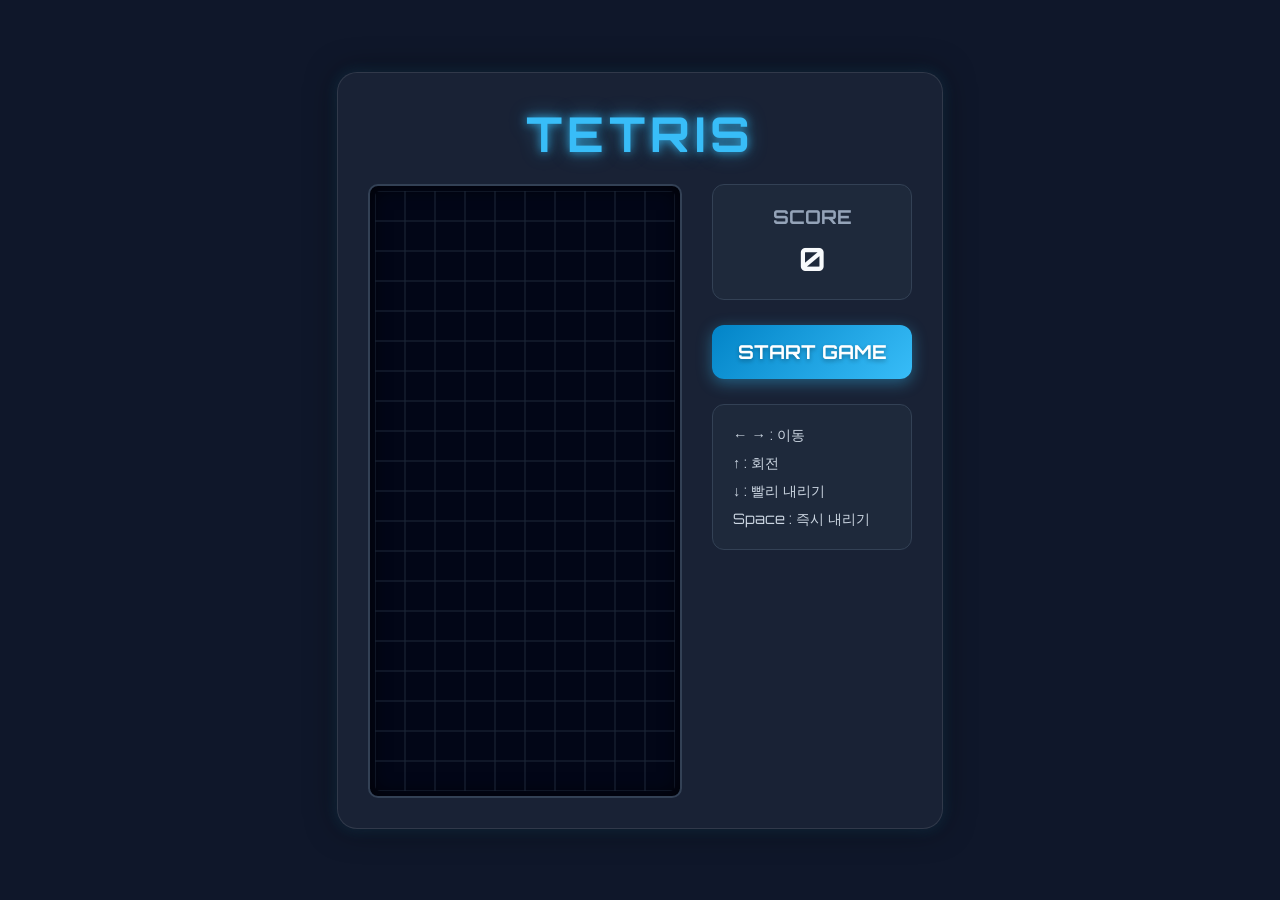
<file: index22.html>
<!DOCTYPE html>
<html lang="ko">
<head>
    <meta charset="UTF-8">
    <meta name="viewport" content="width=device-width, initial-scale=1.0">
    <title>Modern Tetris</title>
    <link rel="stylesheet" href="style.css">
    <link href="https://fonts.googleapis.com/css2?family=Orbitron:wght@400;700&display=swap" rel="stylesheet">
</head>
<body>
    <div class="game-container">
        <div class="game-header">
            <h1>TETRIS</h1>
        </div>
        <div class="game-content">
            <div class="canvas-container">
                <canvas id="tetris-canvas" width="300" height="600"></canvas>
            </div>
            <div class="game-sidebar">
                <div class="score-board">
                    <h2>SCORE</h2>
                    <p id="score">0</p>
                </div>
                <button id="start-button">START GAME</button>
                <div class="controls-hint">
                    <p>← → : 이동</p>
                    <p>↑ : 회전</p>
                    <p>↓ : 빨리 내리기</p>
                    <p>Space : 즉시 내리기</p>
                </div>
            </div>
        </div>
    </div>
    <script src="script.js"></script>
</body>
</html>
</file>
<file: style.css>
* {
    margin: 0;
    padding: 0;
    box-sizing: border-box;
    font-family: 'Orbitron', sans-serif;
}

body {
    background-color: #0f172a;
    color: #e2e8f0;
    display: flex;
    justify-content: center;
    align-items: center;
    min-height: 100vh;
    overflow: hidden;
}

.game-container {
    background: rgba(30, 41, 59, 0.7);
    padding: 30px;
    border-radius: 20px;
    box-shadow: 0 0 30px rgba(0, 0, 0, 0.5), 0 0 15px rgba(56, 189, 248, 0.2);
    backdrop-filter: blur(10px);
    border: 1px solid rgba(255, 255, 255, 0.1);
}

.game-header {
    text-align: center;
    margin-bottom: 20px;
}

.game-header h1 {
    font-size: 3rem;
    color: #38bdf8;
    text-shadow: 0 0 10px rgba(56, 189, 248, 0.8), 0 0 20px rgba(56, 189, 248, 0.4);
    letter-spacing: 5px;
}

.game-content {
    display: flex;
    gap: 30px;
}

.canvas-container {
    background: #020617;
    padding: 5px;
    border-radius: 10px;
    border: 2px solid #334155;
    box-shadow: inset 0 0 20px rgba(0,0,0,0.8);
}

canvas {
    display: block;
    border-radius: 5px;
}

.game-sidebar {
    display: flex;
    flex-direction: column;
    gap: 25px;
    width: 200px;
}

.score-board {
    background: #1e293b;
    padding: 20px;
    border-radius: 12px;
    text-align: center;
    border: 1px solid #334155;
}

.score-board h2 {
    font-size: 1.2rem;
    color: #94a3b8;
    margin-bottom: 10px;
}

.score-board p {
    font-size: 2rem;
    font-weight: bold;
    color: #f8fafc;
}

button#start-button {
    background: linear-gradient(135deg, #0284c7, #38bdf8);
    color: white;
    border: none;
    padding: 15px 20px;
    font-size: 1.2rem;
    font-weight: bold;
    border-radius: 12px;
    cursor: pointer;
    transition: all 0.3s ease;
    text-shadow: 0 2px 4px rgba(0,0,0,0.3);
    box-shadow: 0 4px 15px rgba(56, 189, 248, 0.4);
}

button#start-button:hover {
    transform: translateY(-2px);
    box-shadow: 0 6px 20px rgba(56, 189, 248, 0.6);
}

button#start-button:active {
    transform: translateY(1px);
}

.controls-hint {
    background: #1e293b;
    padding: 20px;
    border-radius: 12px;
    border: 1px solid #334155;
}

.controls-hint p {
    font-size: 0.9rem;
    color: #cbd5e1;
    margin-bottom: 8px;
    display: flex;
    align-items: center;
}

.controls-hint p:last-child {
    margin-bottom: 0;
}
</file>
